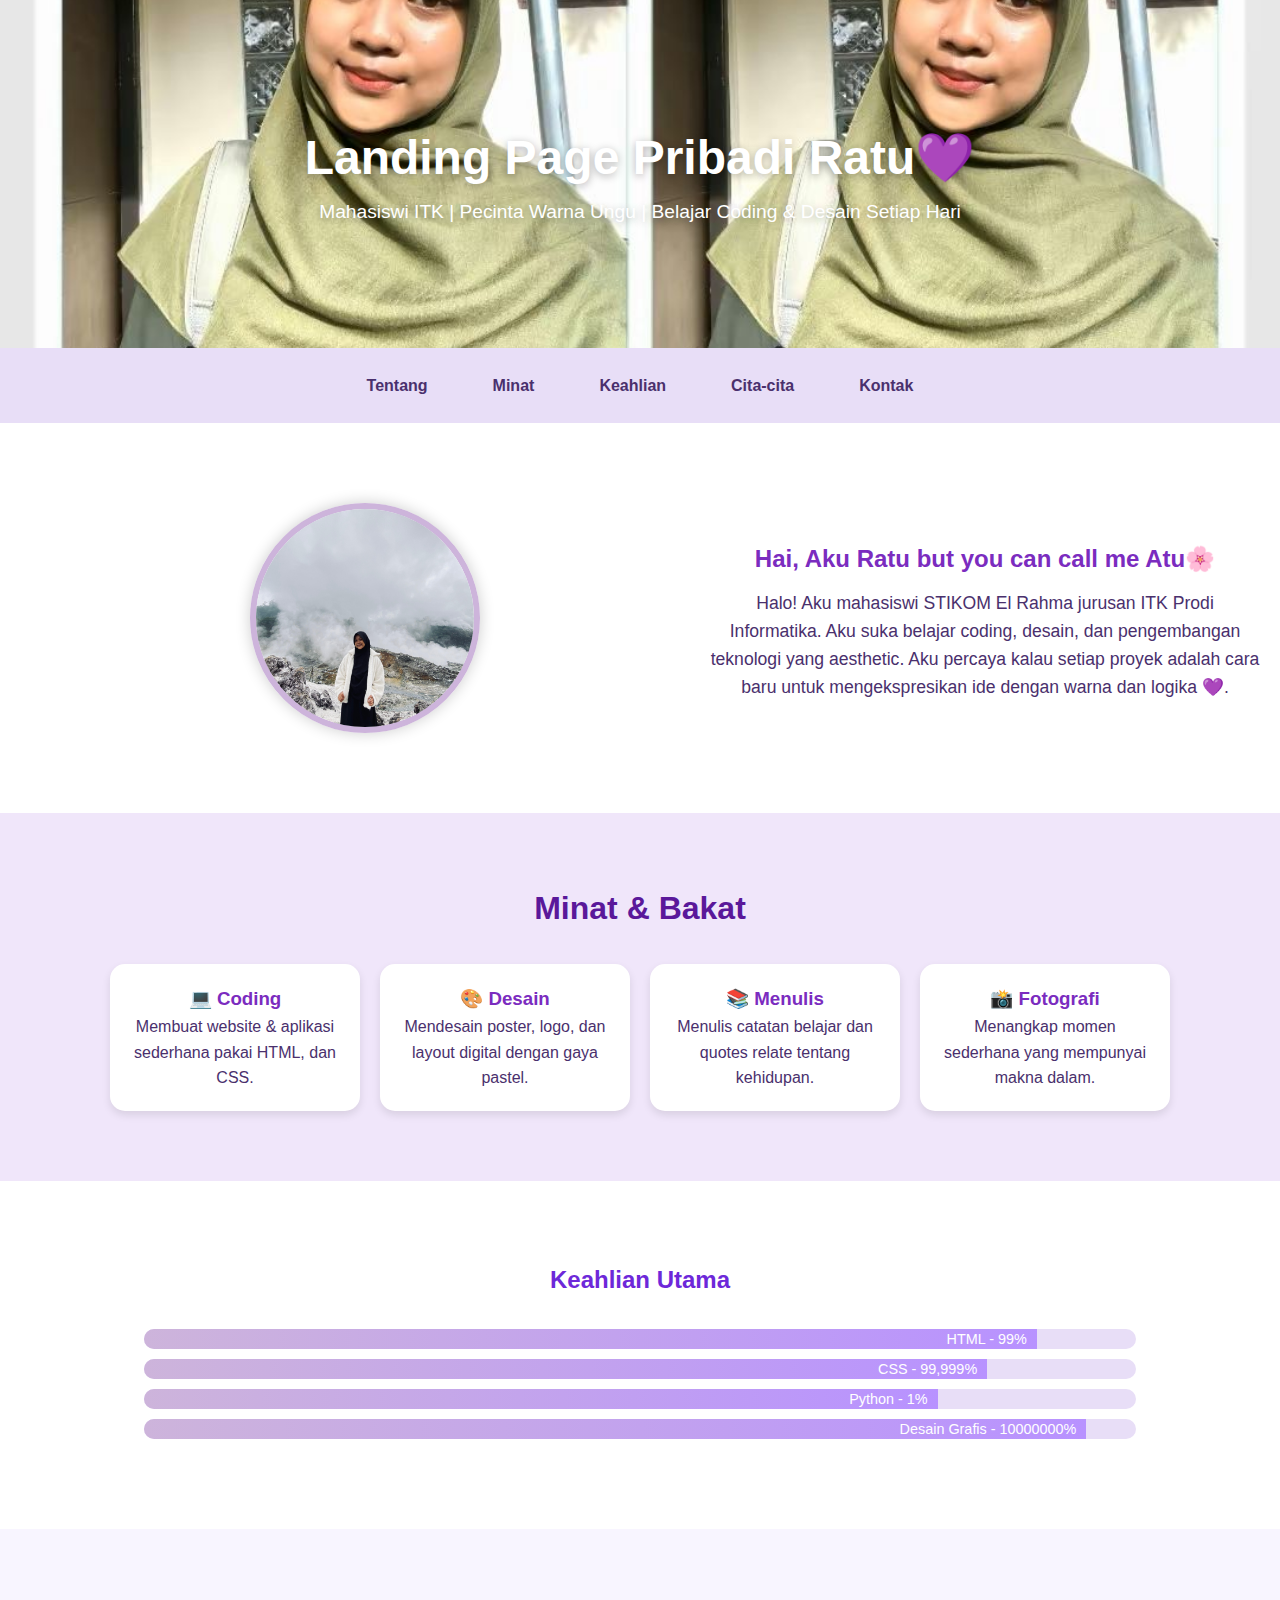
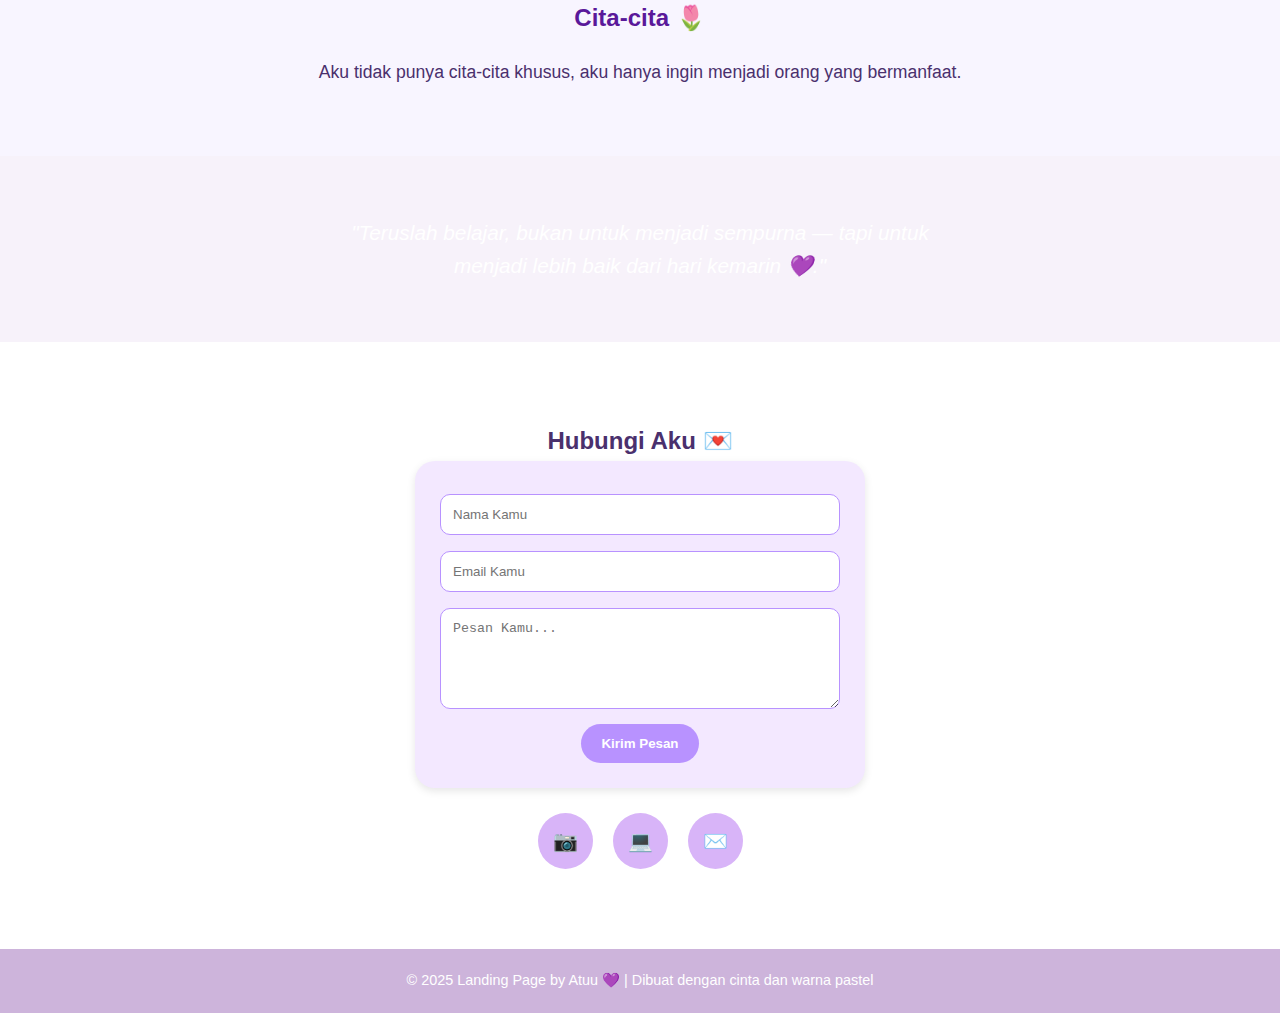
<file: index.html>
<!DOCTYPE html>
<html lang="id">
<head>
    <meta charset="UTF-8">
    <meta name="viewport" content="width=device-width, initial-scale=1.0">
    <title>Landing Page Pribadi 💜</title>
    <link rel="stylesheet" href="style.css">
</head>
<body>

<header>
    <h1>Landing Page Pribadi Ratu💜</h1>
    <p>Mahasiswi ITK | Pecinta Warna Ungu | Belajar Coding & Desain Setiap Hari</p>
</header>

<nav>
    <a href="#tentang">Tentang</a>
    <a href="#minat">Minat</a>
    <a href="#skills">Keahlian</a>
    <a href="#cita">Cita-cita</a>
    <a href="#kontak">Kontak</a>
</nav>

<section class="tentang" id="tentang">
    <div class="foto-container">
        <img src="foto.jpg" alt="Foto Atuu" class="foto-atuu">
    </div>
    <div class="deskripsi">
        <h2>Hai, Aku Ratu but you can call me Atu🌸</h2>
        <p>Halo! Aku mahasiswi STIKOM El Rahma jurusan ITK Prodi Informatika. Aku suka belajar coding, desain, dan pengembangan teknologi yang aesthetic.
        Aku percaya kalau setiap proyek adalah cara baru untuk mengekspresikan ide dengan warna dan logika 💜.</p>
    </div>
</section>

<section class="minat" id="minat">
    <h2>Minat & Bakat</h2>
    <div class="minat-list">
        <div class="minat-item"><h3>💻 Coding</h3><p>Membuat website & aplikasi sederhana pakai HTML, dan CSS.</p></div>
        <div class="minat-item"><h3>🎨 Desain</h3><p>Mendesain poster, logo, dan layout digital dengan gaya pastel.</p></div>
        <div class="minat-item"><h3>📚 Menulis</h3><p>Menulis catatan belajar dan quotes relate tentang kehidupan.</p></div>
        <div class="minat-item"><h3>📸 Fotografi</h3><p>Menangkap momen sederhana yang mempunyai makna dalam.</p></div>
    </div>
</section>

<section class="skills" id="skills">
    <h2>Keahlian Utama</h2>
    <div class="skill-bar"><div class="skill html">HTML - 99%</div></div>
    <div class="skill-bar"><div class="skill css">CSS - 99,999%</div></div>
    <div class="skill-bar"><div class="skill python">Python - 1%</div></div>
    <div class="skill-bar"><div class="skill design">Desain Grafis - 10000000%</div></div>
</section>

<section class="cita" id="cita">
    <h2>Cita-cita 🌷</h2>
    <p>Aku tidak punya cita-cita khusus, aku hanya ingin menjadi orang yang bermanfaat.</p>
</section>

<section class="quote">
    <p>"Teruslah belajar, bukan untuk menjadi sempurna — tapi untuk menjadi lebih baik dari hari kemarin 💜."</p>
</section>

<section class="kontak" id="kontak">
    <h2>Hubungi Aku 💌</h2>
    <div class="form-container">
        <form>
            <input type="text" placeholder="Nama Kamu" required>
            <input type="email" placeholder="Email Kamu" required>
            <textarea rows="5" placeholder="Pesan Kamu..."></textarea>
            <button type="submit">Kirim Pesan</button>
        </form>
    </div>

    <div class="socials">
        <a href="https://instagram.com/" title="Instagram">📷</a>
        <a href="https://github.com/" title="GitHub">💻</a>
        <a href="mailto:atuu@example.com" title="Email">✉️</a>
    </div>
</section>

<footer>
    <p>© 2025 Landing Page by Atuu 💜 | Dibuat dengan cinta dan warna pastel</p>
</footer>

</body>
</html>
</file>
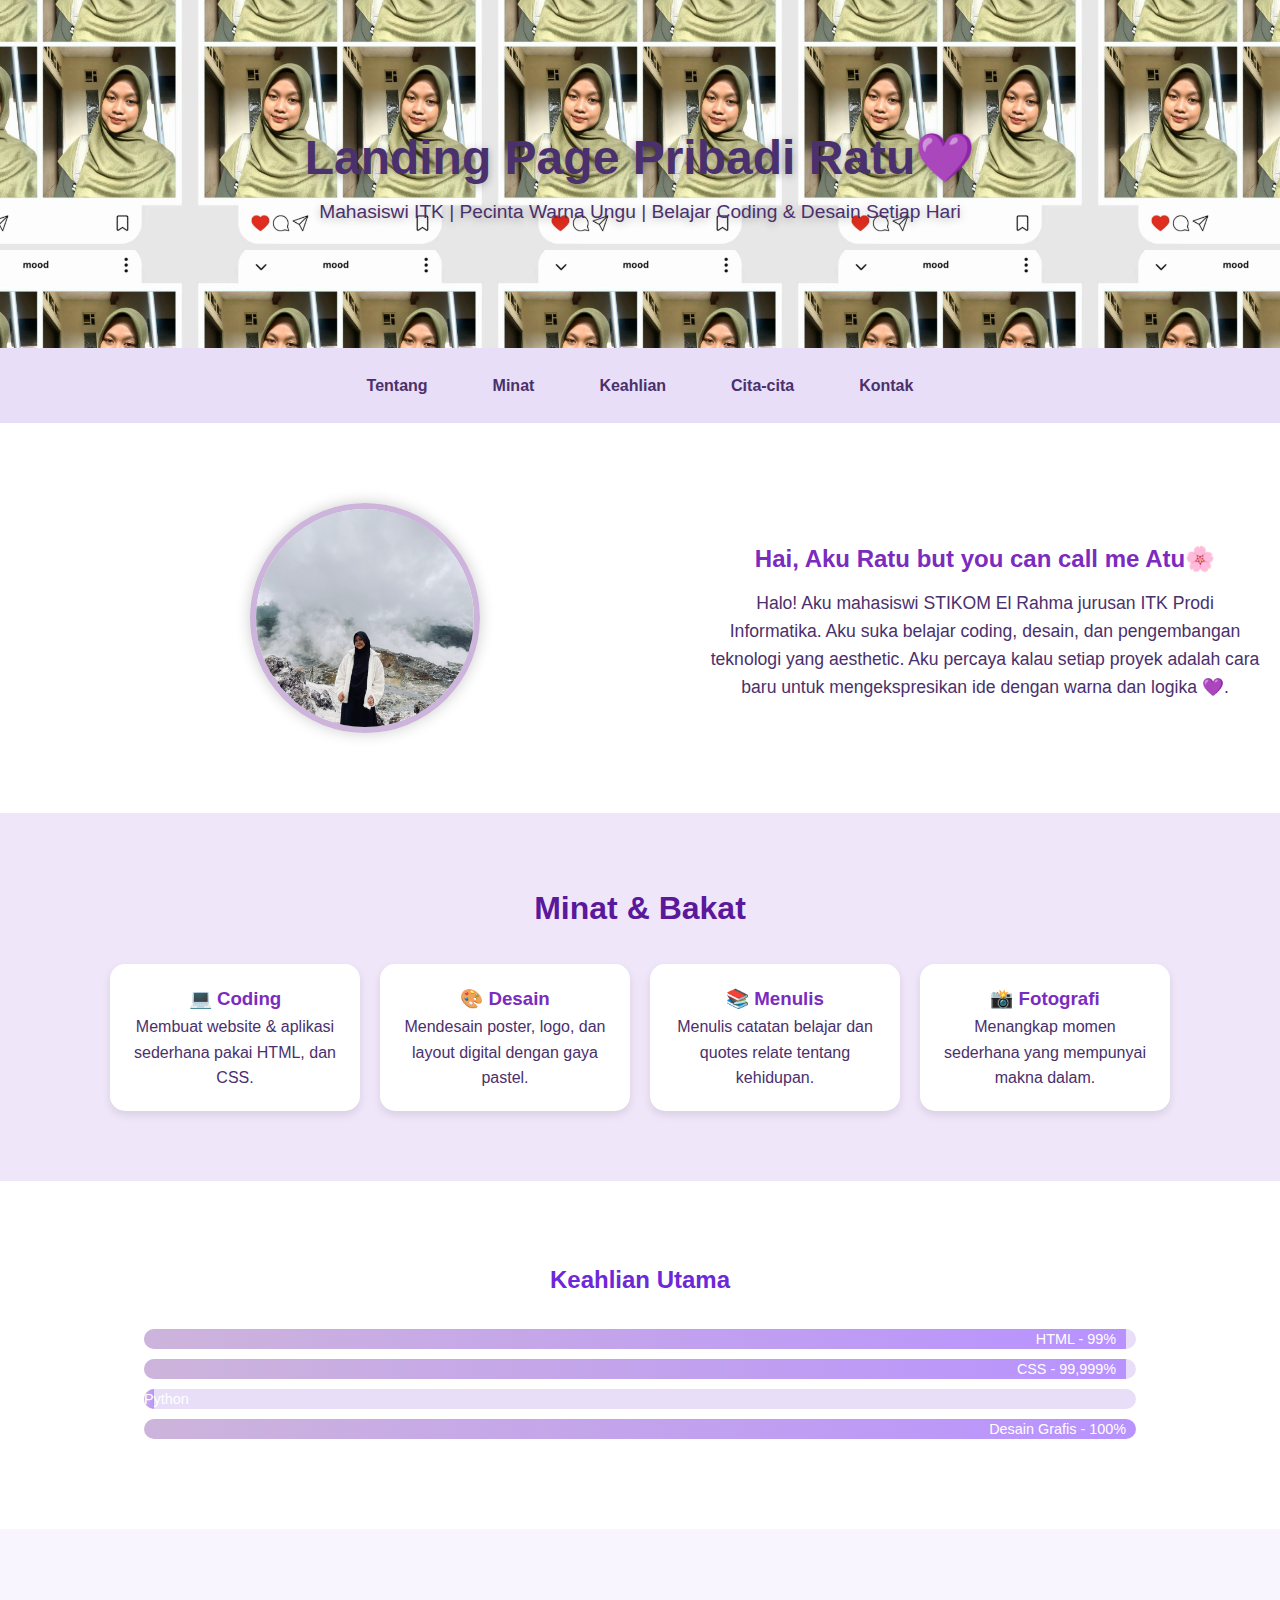
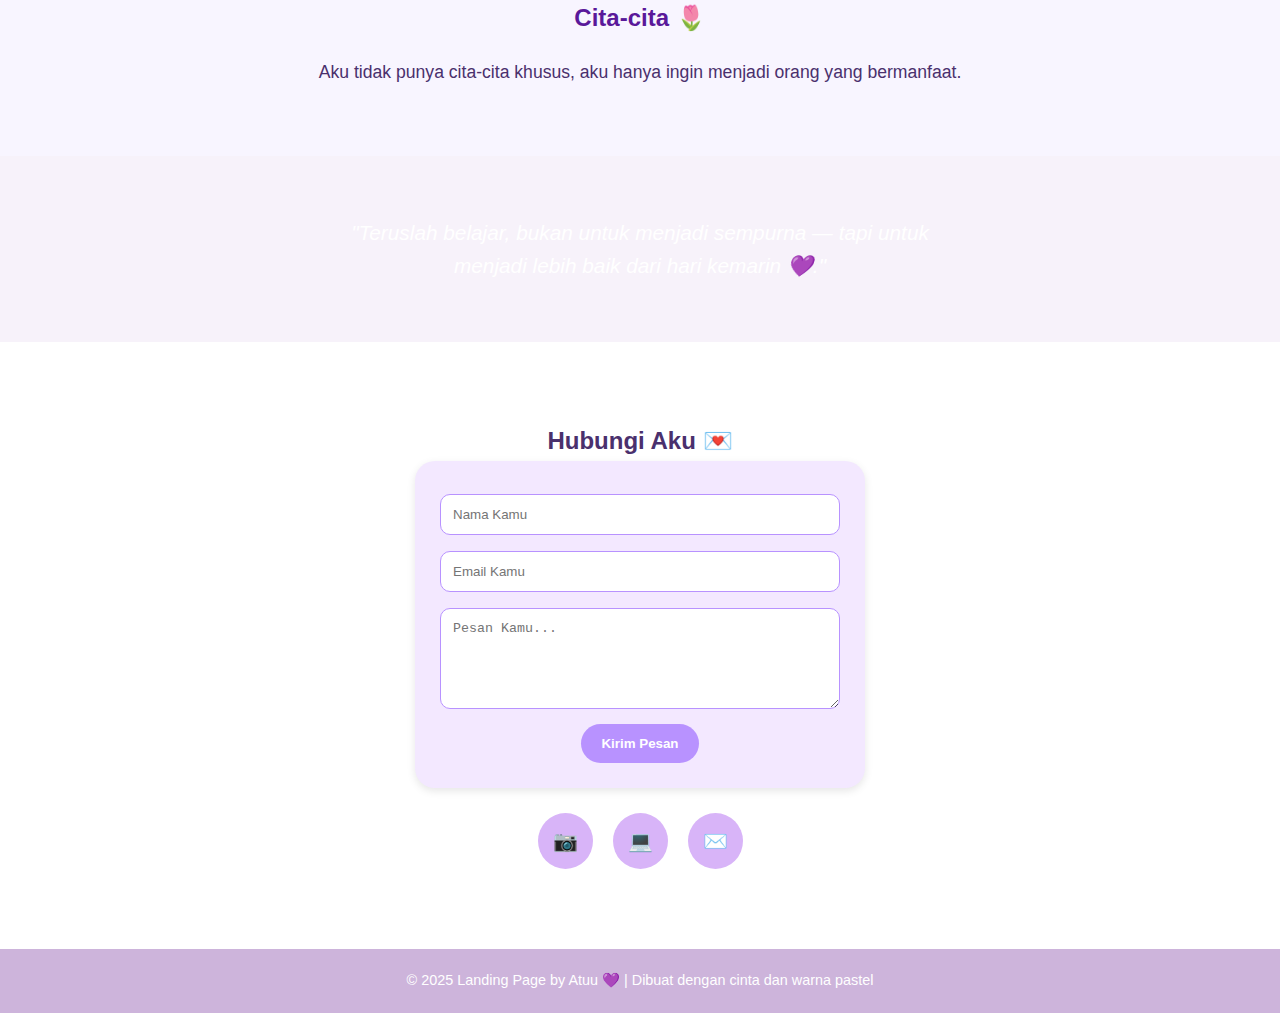
<file: uts.html>
<!DOCTYPE html>
<html lang="id">
<head>
<meta charset="UTF-8">
<meta name="viewport" content="width=device-width, initial-scale=1.0">
<title>Landing Page Pribadi 💜</title>

<style>
/* 🌸 RESET */
* {
  margin: 0;
  padding: 0;
  box-sizing: border-box;
  scroll-behavior: smooth;
}
body {
  font-family: "Poppins", sans-serif;
  background-color: #f7f2fa;
  color: #4a306d;
  line-height: 1.6;
  overflow-x: hidden;
}

/* 🌈 ANIMASI DASAR */
@keyframes fadeIn {
  from {opacity: 0; transform: translateY(20px);}
  to {opacity: 1; transform: translateY(0);}
}
@keyframes float {
  0%,100% {transform: translateY(0);}
  50% {transform: translateY(-10px);}
}

/* 🌸 HEADER DENGAN PARALLAX */
header {
  background-image: url('atu.jpg'); 
  background-size: 300px;
  background-attachment: fixed;
  background-position: center;
  color: #4a306d;
  text-align: center;
  padding: 120px 20px;
  text-shadow: 0 2px 8px rgba(0,0,0,0.3);
}
header h1 {
  font-size: 3em;
  animation: fadeIn 1.2s ease;
}
header p {
  font-size: 1.2em;
  animation: fadeIn 2s ease;
}

/* 🌸 NAVIGATION */
nav {
  background-color: #e8def7;
  display: flex;
  justify-content: center;
  flex-wrap: wrap;
  gap: 25px;
  padding: 15px 0;
  position: sticky;
  top: 0;
  z-index: 10;
}
nav a {
  text-decoration: none;
  color: #4a306d;
  font-weight: 600;
  padding: 10px 20px;
  border-radius: 25px;
  transition: 0.3s;
}
nav a:hover {
  background-color: #d6c2f5;
  transform: scale(1.1);
}

/* 🌸 BAGIAN TENTANG */
section.tentang {
  display: flex;
  flex-wrap: wrap;
  justify-content: center;
  align-items: center;
  padding: 80px 20px;
  background-color: #fff;
  animation: fadeIn 1s ease;
}
.foto-container {
  flex: 1 1 250px;
  display: flex;
  justify-content: center;
}
.foto-atuu {
  width: 230px;
  height: 230px;
  border-radius: 50%;
  border: 6px solid #cdb4db;
  object-fit: cover;
  box-shadow: 0 0 15px rgba(0,0,0,0.2);
  animation: float 3s infinite ease-in-out;
}
.deskripsi {
  flex: 1 1 400px;
  max-width: 550px;
  text-align: center;
  margin-top: 20px;
}
.deskripsi h2 {
  color: #7b2cbf;
  margin-bottom: 10px;
}
.deskripsi p {
  font-size: 1.1em;
  margin-bottom: 15px;
}

/* 🌸 MINAT & BAKAT */
section.minat {
  background-color: #f0e6fa;
  padding: 70px 20px;
  text-align: center;
}
.minat h2 {
  color: #5a189a;
  font-size: 2em;
  margin-bottom: 30px;
}
.minat-list {
  display: flex;
  flex-wrap: wrap;
  justify-content: center;
  gap: 20px;
}
.minat-item {
  background: white;
  padding: 20px;
  border-radius: 15px;
  width: 250px;
  box-shadow: 0 4px 8px rgba(0,0,0,0.1);
  transition: 0.3s;
}
.minat-item:hover {
  transform: translateY(-5px);
}
.minat-item h3 {
  color: #7b2cbf;
}

/* 🌸 KEAHLIAN */
section.skills {
  background-color: #fff;
  padding: 80px 20px;
  text-align: center;
}
.skills h2 {
  color: #6d28d9;
  margin-bottom: 30px;
}
.skill-bar {
  background-color: #e8def7;
  border-radius: 25px;
  overflow: hidden;
  width: 80%;
  margin: 10px auto;
  height: 20px;
}
.skill {
  height: 100%;
  background: linear-gradient(90deg, #cdb4db, #b892ff);
  text-align: right;
  padding-right: 10px;
  color: white;
  font-size: 0.9em;
  line-height: 20px;
}
.skill.html {width: 99%;}
.skill.css {width: 99%;}
.skill.python {width: 1%;}
.skill.design {width: 100%;}

/* 🌸 CITA-CITA */
section.cita {
  background-color: #f8f5ff;
  padding: 70px 20px;
  text-align: center;
}
.cita h2 {
  color: #5a189a;
  margin-bottom: 20px;
}
.cita p {
  max-width: 700px;
  margin: auto;
  font-size: 1.1em;
}

/* 🌸 QUOTE */
section.quote {
  background: linear-gradient(135deg, #b892ff, #cdb4db);
  color: white;
  text-align: center;
  padding: 60px 30px;
  font-style: italic;
  background-attachment: fixed;
}
section.quote p {
  max-width: 600px;
  margin: auto;
  font-size: 1.3em;
}

/* 🌸 KONTAK */
section.kontak {
  background-color: #fff;
  padding: 80px 20px;
  text-align: center;
}
.form-container {
  max-width: 450px;
  margin: auto;
  background-color: #f3e8ff;
  padding: 25px;
  border-radius: 20px;
  box-shadow: 0 3px 8px rgba(0,0,0,0.1);
}
input, textarea {
  width: 100%;
  padding: 12px;
  margin: 8px 0;
  border-radius: 10px;
  border: 1px solid #b892ff;
}
button {
  background-color: #b892ff;
  color: white;
  border: none;
  padding: 12px 20px;
  border-radius: 25px;
  font-weight: bold;
  cursor: pointer;
  transition: 0.3s;
}
button:hover {
  background-color: #a67ef7;
}

/* 🌸 SOSIAL MEDIA */
.socials {
  display: flex;
  justify-content: center;
  gap: 20px;
  margin-top: 25px;
}
.socials a {
  background-color: #d8b4f8;
  color: white;
  padding: 12px 15px;
  border-radius: 50%;
  font-size: 20px;
  text-decoration: none;
  transition: 0.3s;
}
.socials a:hover {
  background-color: #a67ef7;
  transform: scale(1.1);
}

/* 🌸 FOOTER */
footer {
  background-color: #cdb4db;
  color: white;
  text-align: center;
  padding: 20px;
  font-size: 0.9em;
}
</style>
</head>

<body>
<header>
  <h1>Landing Page Pribadi Ratu💜</h1>
  <p>Mahasiswi ITK | Pecinta Warna Ungu | Belajar Coding & Desain Setiap Hari</p>
</header>

<nav>
  <a href="#tentang">Tentang</a>
  <a href="#minat">Minat</a>
  <a href="#skills">Keahlian</a>
  <a href="#cita">Cita-cita</a>
  <a href="#kontak">Kontak</a>
</nav>

<section class="tentang" id="tentang">
  <div class="foto-container">
    <img src="foto.jpg" alt="Foto Atuu" class="foto-atuu">
  </div>
  <div class="deskripsi">
    <h2>Hai, Aku Ratu but you can call me Atu🌸</h2>
    <p>Halo! Aku mahasiswi STIKOM El Rahma jurusan ITK Prodi Informatika. Aku suka belajar coding, desain, dan pengembangan teknologi yang aesthetic. Aku percaya kalau setiap proyek adalah cara baru untuk mengekspresikan ide dengan warna dan logika 💜.</p>
  </div>
</section>

<section class="minat" id="minat">
  <h2>Minat & Bakat</h2>
  <div class="minat-list">
    <div class="minat-item"><h3>💻 Coding</h3><p>Membuat website & aplikasi sederhana pakai HTML, dan CSS.</p></div>
    <div class="minat-item"><h3>🎨 Desain</h3><p>Mendesain poster, logo, dan layout digital dengan gaya pastel.</p></div>
    <div class="minat-item"><h3>📚 Menulis</h3><p>Menulis catatan belajar dan quotes relate tentang kehidupan.</p></div>
    <div class="minat-item"><h3>📸 Fotografi</h3><p>Menangkap momen sederhana yang mempunyai makna dalam.</p></div>
  </div>
</section>

<section class="skills" id="skills">
  <h2>Keahlian Utama</h2>
  <div class="skill-bar"><div class="skill html">HTML - 99%</div></div>
  <div class="skill-bar"><div class="skill css">CSS - 99,999%</div></div>
  <div class="skill-bar"><div class="skill python">Python - 1%</div></div>
  <div class="skill-bar"><div class="skill design">Desain Grafis - 100%</div></div>
</section>

<section class="cita" id="cita">
  <h2>Cita-cita 🌷</h2>
  <p>Aku tidak punya cita-cita khusus, aku hanya ingin menjadi orang yang bermanfaat.</p>
</section>

<section class="quote">
  <p>"Teruslah belajar, bukan untuk menjadi sempurna — tapi untuk menjadi lebih baik dari hari kemarin 💜."</p>
</section>

<section class="kontak" id="kontak">
  <h2>Hubungi Aku 💌</h2>
  <div class="form-container">
    <form>
      <input type="text" placeholder="Nama Kamu" required>
      <input type="email" placeholder="Email Kamu" required>
      <textarea rows="5" placeholder="Pesan Kamu..."></textarea>
      <button type="submit">Kirim Pesan</button>
    </form>
  </div>
  <div class="socials">
    <a href="https://instagram.com/" title="Instagram">📷</a>
    <a href="https://github.com/" title="GitHub">💻</a>
    <a href="mailto:atuu@example.com" title="Email">✉️</a>
  </div>
</section>

<footer>
  <p>© 2025 Landing Page by Atuu 💜 | Dibuat dengan cinta dan warna pastel</p>
</footer>

</body>
</html>
</file>
<file: style.css>
/* 🌸 RESET */
* {
    margin: 0;
    padding: 0;
    box-sizing: border-box;
    scroll-behavior: smooth;
}

body {
    font-family: "Poppins", sans-serif;
    background-color: #f7f2fa;
    color: #4a306d;
    line-height: 1.6;
    overflow-x: hidden;
}

/* 🌈 ANIMASI DASAR */
@keyframes fadeIn {
    from {opacity: 0; transform: translateY(20px);}
    to {opacity: 1; transform: translateY(0);}
}

@keyframes float {
    0%,100% {transform: translateY(0);}
    50% {transform: translateY(-10px);}
}

/* 🌸 HEADER DENGAN PARALLAX */
header {
    background-image: url('atu.jpg');
    background-size: cover;
    background-attachment: fixed;
    background-position: center;
    color: white;
    text-align: center;
    padding: 120px 20px;
    text-shadow: 0 2px 8px rgba(0,0,0,0.3);
}
header h1 { font-size: 3em; animation: fadeIn 1.2s ease; }
header p { font-size: 1.2em; animation: fadeIn 2s ease; }

/* 🌸 NAVIGATION */
nav {
    background-color: #e8def7;
    display: flex;
    justify-content: center;
    flex-wrap: wrap;
    gap: 25px;
    padding: 15px 0;
    position: sticky;
    top: 0;
    z-index: 10;
}
nav a {
    text-decoration: none;
    color: #4a306d;
    font-weight: 600;
    padding: 10px 20px;
    border-radius: 25px;
    transition: 0.3s;
}
nav a:hover {
    background-color: #d6c2f5;
    transform: scale(1.1);
}

/* 🌸 BAGIAN TENTANG */
section.tentang {
    display: flex;
    flex-wrap: wrap;
    justify-content: center;
    align-items: center;
    padding: 80px 20px;
    background-color: #fff;
    animation: fadeIn 1s ease;
}
.foto-container {
    flex: 1 1 250px;
    display: flex;
    justify-content: center;
}
.foto-atuu {
    width: 230px;
    height: 230px;
    border-radius: 50%;
    border: 6px solid #cdb4db;
    object-fit: cover;
    box-shadow: 0 0 15px rgba(0,0,0,0.2);
    animation: float 3s infinite ease-in-out;
}
.deskripsi {
    flex: 1 1 400px;
    max-width: 550px;
    text-align: center;
    margin-top: 20px;
}
.deskripsi h2 { color: #7b2cbf; margin-bottom: 10px; }
.deskripsi p { font-size: 1.1em; margin-bottom: 15px; }

/* 🌸 MINAT & BAKAT */
section.minat {
    background-color: #f0e6fa;
    padding: 70px 20px;
    text-align: center;
}
.minat h2 { color: #5a189a; font-size: 2em; margin-bottom: 30px; }
.minat-list {
    display: flex; flex-wrap: wrap; justify-content: center; gap: 20px;
}
.minat-item {
    background: white;
    padding: 20px;
    border-radius: 15px;
    width: 250px;
    box-shadow: 0 4px 8px rgba(0,0,0,0.1);
    transition: 0.3s;
}
.minat-item:hover { transform: translateY(-5px); }
.minat-item h3 { color: #7b2cbf; }

/* 🌸 KEAHLIAN */
section.skills {
    background-color: #fff;
    padding: 80px 20px;
    text-align: center;
}
.skills h2 { color: #6d28d9; margin-bottom: 30px; }
.skill-bar {
    background-color: #e8def7;
    border-radius: 25px;
    overflow: hidden;
    width: 80%;
    margin: 10px auto;
    height: 20px;
}
.skill {
    height: 100%;
    background: linear-gradient(90deg, #cdb4db, #b892ff);
    text-align: right;
    padding-right: 10px;
    color: white;
    font-size: 0.9em;
    line-height: 20px;
}
.skill.html { width: 90%; }
.skill.css { width: 85%; }
.skill.python { width: 80%; }
.skill.design { width: 95%; }

/* 🌸 CITA-CITA */
section.cita {
    background-color: #f8f5ff;
    padding: 70px 20px;
    text-align: center;
}
.cita h2 { color: #5a189a; margin-bottom: 20px; }
.cita p { max-width: 700px; margin: auto; font-size: 1.1em; }

/* 🌸 GALERI */
section.galeri {
    background-color: #f0e6fa;
    padding: 70px 20px;
    text-align: center;
}
.galeri h2 { color: #6d28d9; margin-bottom: 25px; }
.galeri-grid {
    display: grid;
    grid-template-columns: repeat(auto-fit, minmax(200px, 1fr));
    gap: 15px;
}
.galeri img {
    width: 100%;
    border-radius: 10px;
    transition: 0.3s;
}
.galeri img:hover { transform: scale(1.05); }

/* 🌸 QUOTE */
section.quote {
    background: linear-gradient(135deg, #b892ff, #cdb4db);
    color: white;
    text-align: center;
    padding: 60px 30px;
    font-style: italic;
    background-attachment: fixed;
}
section.quote p {
    max-width: 600px;
    margin: auto;
    font-size: 1.3em;
}

/* 🌸 KONTAK */
section.kontak {
    background-color: #fff;
    padding: 80px 20px;
    text-align: center;
}
.form-container {
    max-width: 450px;
    margin: auto;
    background-color: #f3e8ff;
    padding: 25px;
    border-radius: 20px;
    box-shadow: 0 3px 8px rgba(0,0,0,0.1);
}
input, textarea {
    width: 100%;
    padding: 12px;
    margin: 8px 0;
    border-radius: 10px;
    border: 1px solid #b892ff;
}
button {
    background-color: #b892ff;
    color: white;
    border: none;
    padding: 12px 20px;
    border-radius: 25px;
    font-weight: bold;
    cursor: pointer;
    transition: 0.3s;
}
button:hover { background-color: #a67ef7; }

/* 🌸 SOSIAL MEDIA */
.socials {
    display: flex;
    justify-content: center;
    gap: 20px;
    margin-top: 25px;
}
.socials a {
    background-color: #d8b4f8;
    color: white;
    padding: 12px 15px;
    border-radius: 50%;
    font-size: 20px;
    text-decoration: none;
    transition: 0.3s;
}
.socials a:hover {
    background-color: #a67ef7;
    transform: scale(1.1);
}

/* 🌸 FOOTER */
footer {
    background-color: #cdb4db;
    color: white;
    text-align: center;
    padding: 20px;
    font-size: 0.9em;
}
</file>
